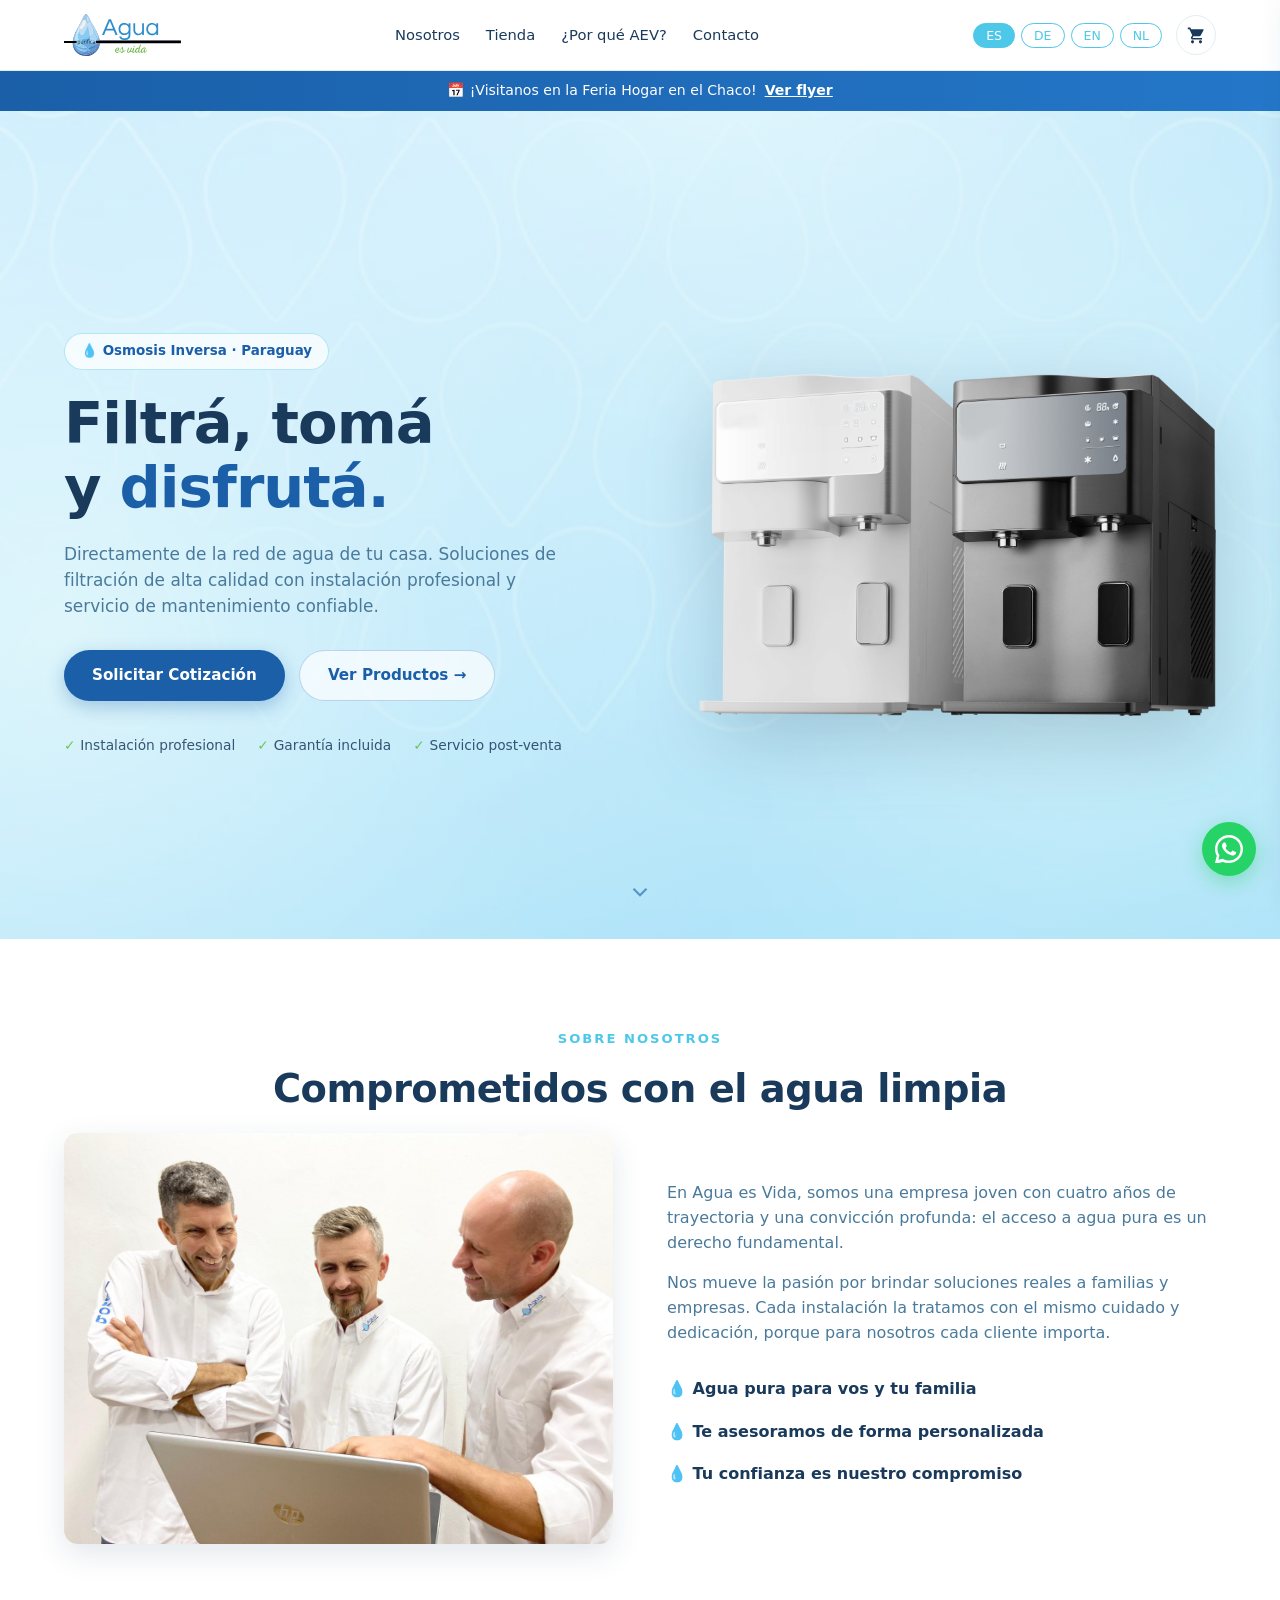
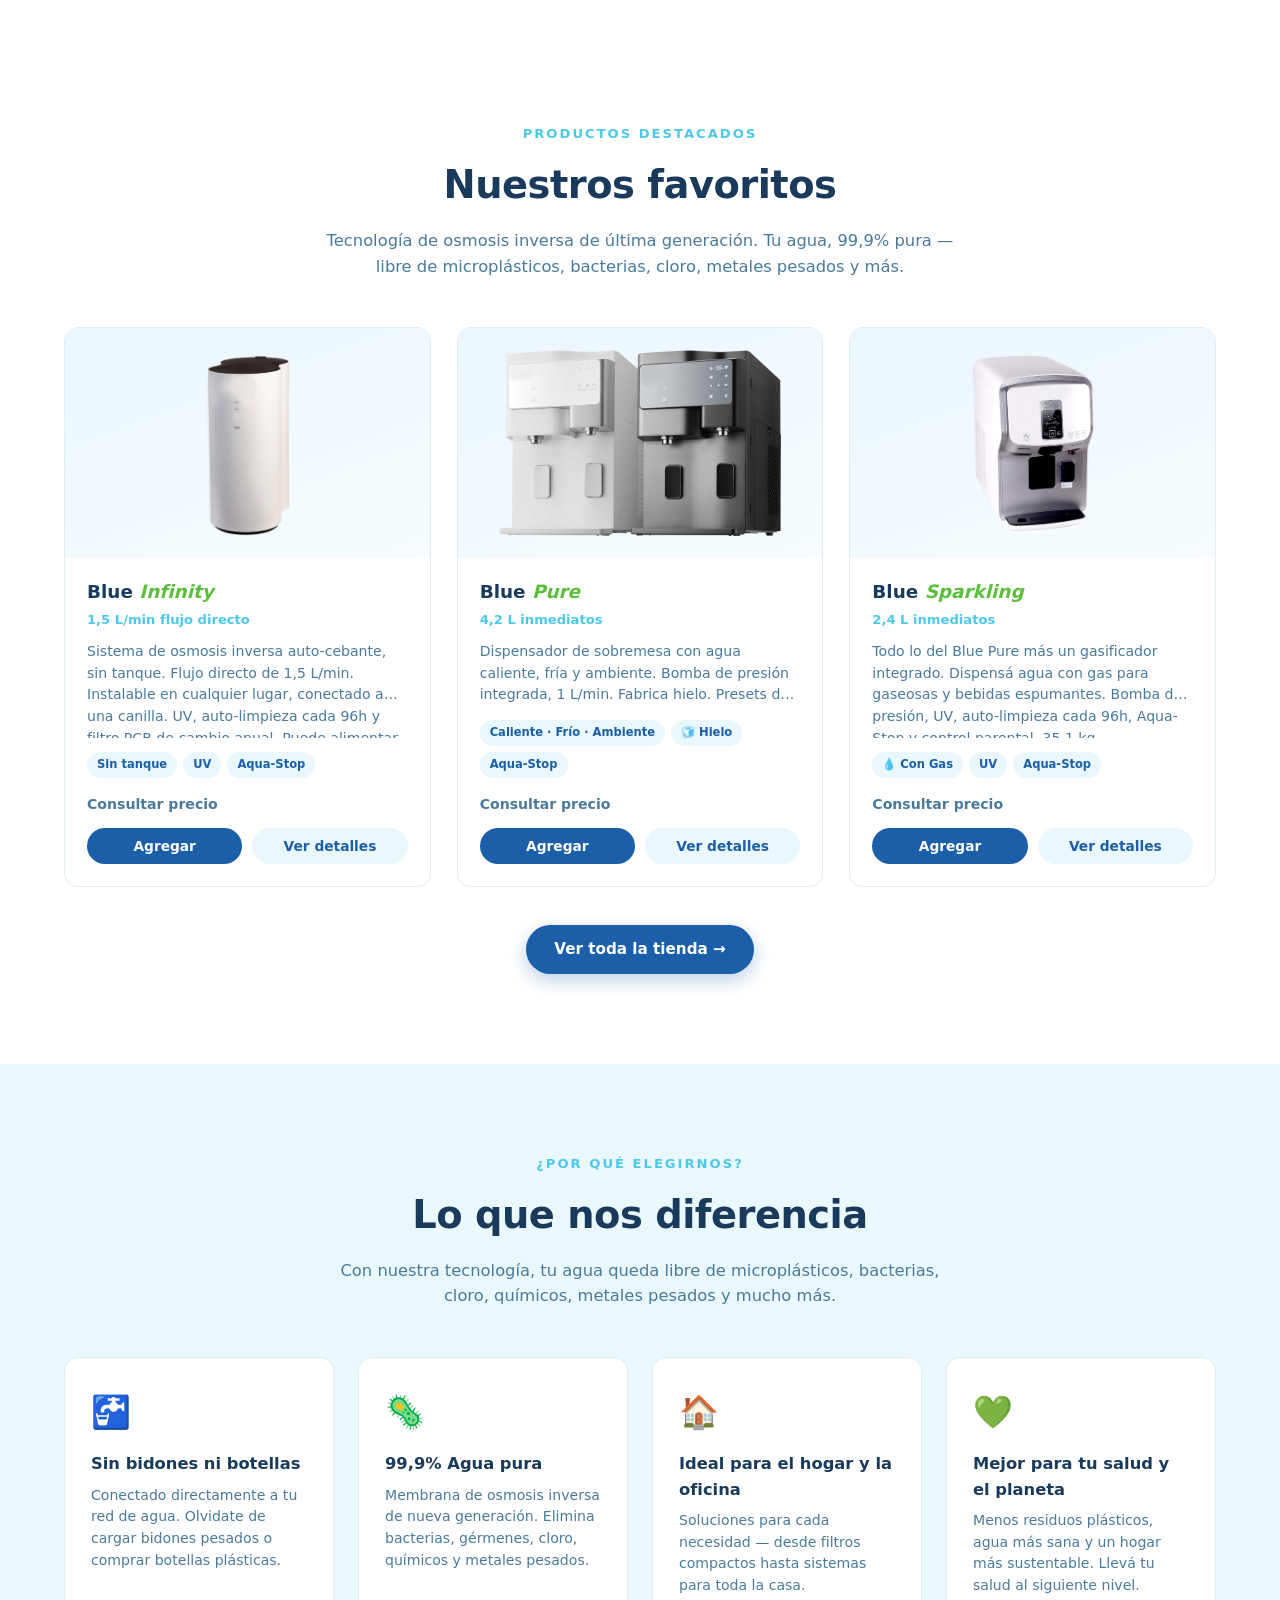
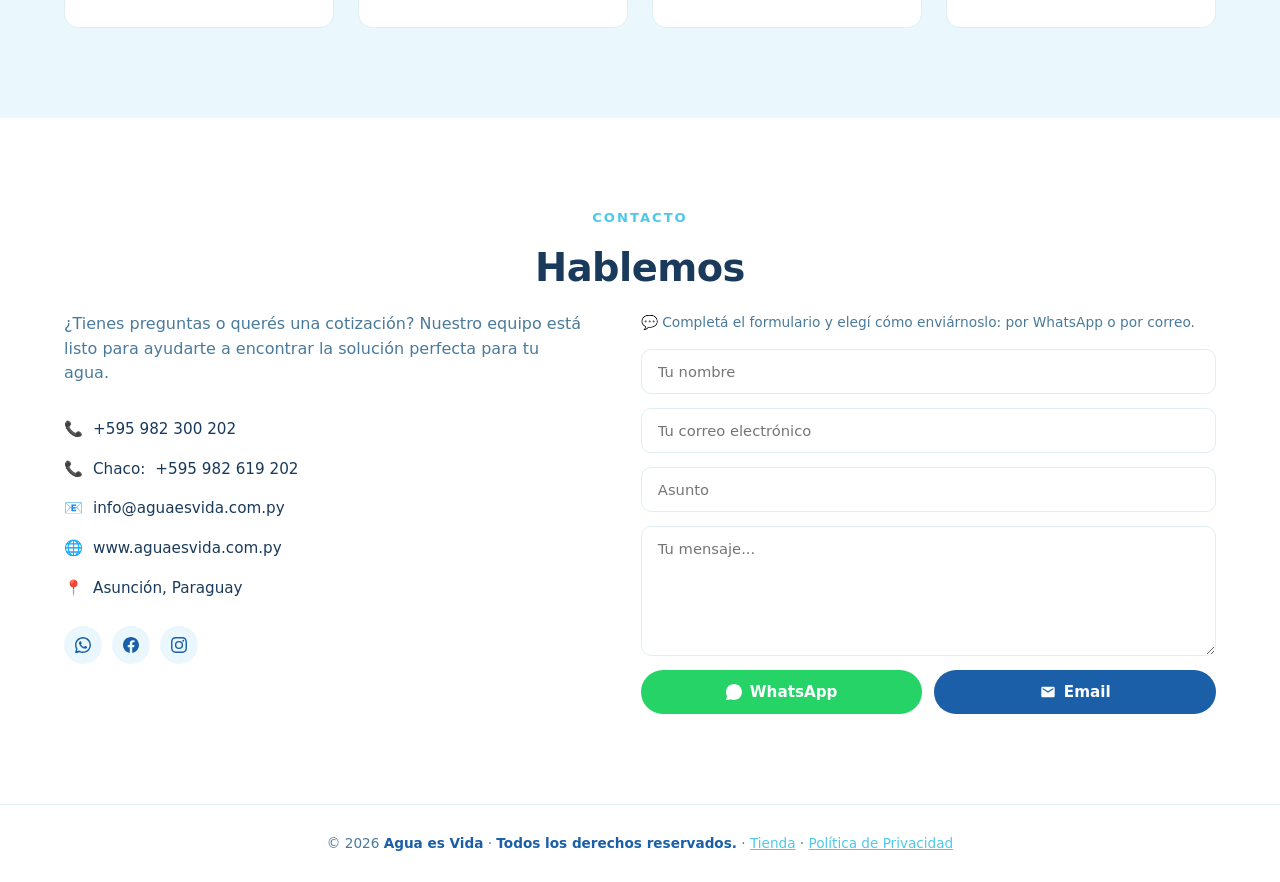
<file: index.html>
<!DOCTYPE html>
<html lang="es">
<head>
<meta charset="UTF-8"/>
<meta name="viewport" content="width=device-width, initial-scale=1.0"/>
<title>Agua es Vida — Filtración por Osmosis Inversa en Paraguay</title>
<meta name="description" content="Filtración de agua por osmosis inversa para hogares y empresas en Paraguay. Instalación profesional, garantía y servicio post-venta incluidos. ¡Cotizá gratis!"/>
<meta name="keywords" content="filtro de agua, osmosis inversa, agua pura, Paraguay, Asunción, filtración doméstica, agua potable"/>
<meta name="author" content="Agua es Vida"/>
<link rel="sitemap" type="application/xml" href="/sitemap.xml"/>

<!-- Open Graph / WhatsApp / Facebook -->
<meta property="og:type" content="website"/>
<meta property="og:url" content="https://www.aguaesvida.com.py"/>
<meta property="og:site_name" content="Agua es Vida"/>
<meta property="og:locale" content="es_PY"/>
<meta property="og:title" content="Agua es Vida — Filtración por Osmosis Inversa"/>
<meta property="og:description" content="Filtración de agua por osmosis inversa para hogares y empresas en Paraguay. Instalación profesional, garantía y servicio post-venta incluidos."/>
<meta property="og:image" content="https://www.aguaesvida.com.py/og-image.jpg"/>
<meta property="og:image:width" content="1200"/>
<meta property="og:image:height" content="630"/>

<!-- Twitter / X Card -->
<meta name="twitter:card" content="summary_large_image"/>
<meta name="twitter:title" content="Agua es Vida — Filtración por Osmosis Inversa"/>
<meta name="twitter:description" content="Filtración de agua por osmosis inversa para hogares y empresas en Paraguay. Instalación profesional, garantía y servicio post-venta incluidos."/>
<meta name="twitter:image" content="https://www.aguaesvida.com.py/og-image.jpg"/>

<link rel="icon" type="image/png" href="/favicon.png"/>
<link rel="apple-touch-icon" href="/favicon-192.png"/>
<link rel="stylesheet" href="css/style.css"/>

<script type="application/ld+json">
{
  "@context": "https://schema.org",
  "@type": "LocalBusiness",
  "name": "Agua es Vida",
  "url": "https://www.aguaesvida.com.py",
  "logo": "https://www.aguaesvida.com.py/images/logo.svg",
  "image": "https://www.aguaesvida.com.py/og-image.jpg",
  "description": "Filtración de agua por osmosis inversa para hogares y empresas en Paraguay. Instalación profesional, garantía y servicio post-venta incluidos.",
  "address": { "@type": "PostalAddress", "addressLocality": "Asunción", "addressCountry": "PY" },
  "geo": { "@type": "GeoCoordinates", "latitude": -25.2867, "longitude": -57.647 },
  "contactPoint": [
    { "@type": "ContactPoint", "telephone": "+595-982-300-202", "contactType": "customer service", "availableLanguage": ["Spanish", "German"] },
    { "@type": "ContactPoint", "telephone": "+595-982-619-202", "contactType": "customer service", "areaServed": "Chaco, Paraguay", "availableLanguage": ["Spanish", "German"] }
  ],
  "email": "info@aguaesvida.com.py",
  "sameAs": ["https://facebook.com/AguaEsVidaPY", "https://instagram.com/aguaesvida_py"]
}
</script>
</head>
<body>

<!-- NAV -->
<nav>
  <a href="index.html" class="nav-logo"><img src="images/logo.svg" alt="Agua es Vida" class="logo-img"></a>
  <ul class="nav-links">
    <li><a href="#about" data-i="nav_about">Nosotros</a></li>
    <li><a href="tienda.html" data-i="nav_products">Tienda</a></li>
    <li><a href="#why" data-i="nav_why">¿Por qué AEV?</a></li>
    <li><a href="#contact" data-i="nav_contact">Contacto</a></li>
    <li class="lang-switcher">
      <button type="button" class="lang-btn active" data-lang="es" onclick="setLang('es')">ES</button>
      <button type="button" class="lang-btn" data-lang="de" onclick="setLang('de')">DE</button>
      <button type="button" class="lang-btn" data-lang="en" onclick="setLang('en')">EN</button>
      <button type="button" class="lang-btn" data-lang="nl" onclick="setLang('nl')">NL</button>
    </li>
  </ul>
  <div class="nav-right">
    <div class="lang-switcher">
      <button type="button" class="lang-btn active" data-lang="es" onclick="setLang('es')">ES</button>
      <button type="button" class="lang-btn" data-lang="de" onclick="setLang('de')">DE</button>
      <button type="button" class="lang-btn" data-lang="en" onclick="setLang('en')">EN</button>
      <button type="button" class="lang-btn" data-lang="nl" onclick="setLang('nl')">NL</button>
    </div>
    <button type="button" class="cart-btn" onclick="openCart()" aria-label="Carrito">
      <svg viewBox="0 0 24 24"><path d="M7 18c-1.1 0-1.99.9-1.99 2S5.9 22 7 22s2-.9 2-2-.9-2-2-2zM1 2v2h2l3.6 7.59-1.35 2.45c-.16.28-.25.61-.25.96 0 1.1.9 2 2 2h12v-2H7.42c-.14 0-.25-.11-.25-.25l.03-.12.9-1.63h7.45c.75 0 1.41-.41 1.75-1.03l3.58-6.49A1 1 0 0 0 20 4H5.21l-.94-2H1zm16 16c-1.1 0-1.99.9-1.99 2s.89 2 1.99 2 2-.9 2-2-.9-2-2-2z"/></svg>
      <span class="cart-count"></span>
    </button>
    <button type="button" class="hamburger" onclick="toggleMenu()" aria-label="Menú">
      <span></span><span></span><span></span>
    </button>
  </div>
</nav>

<!-- ANKÜNDIGUNGSBANNER (Inhalt kommt aus data/site.json) -->
<div id="announce-bar" class="announce-bar" style="margin-top:71px"></div>

<!-- HERO -->
<section class="hero" id="home" style="padding-top:120px">
  <div class="hero-watermark"></div>
  <div class="hero-inner">
    <div class="hero-content">
      <div class="hero-badge" data-i="hero_badge">💧 Osmosis Inversa · Paraguay</div>
      <h1 data-i="hero_title">Filtrá, tomá<br/>y <span>disfrutá.</span></h1>
      <p class="hero-sub" data-i="hero_sub">Directamente de la red de agua de tu casa. Soluciones de filtración de alta calidad con instalación profesional y servicio de mantenimiento confiable.</p>
      <div class="hero-ctas">
        <a class="btn btn-primary" href="tienda.html" data-i="hero_cta">Solicitar Cotización</a>
        <a class="btn btn-ghost" href="#featured" data-i="hero_cta2">Ver Productos →</a>
      </div>
      <div class="hero-trust">
        <span data-i="trust1">Instalación profesional</span>
        <span data-i="trust2">Garantía incluida</span>
        <span data-i="trust3">Servicio post-venta</span>
      </div>
    </div>
    <div class="hero-visual">
      <img id="hero-product-img" src="images/product-blue-pure.png" alt="Blue Pure — dispensador de agua por osmosis inversa"/>
    </div>
  </div>
  <a class="scroll-indicator" href="#about" aria-label="Bajar">
    <svg width="26" height="26" viewBox="0 0 24 24" fill="none" stroke="currentColor" stroke-width="2"><path d="M6 9l6 6 6-6"/></svg>
  </a>
</section>

<!-- ABOUT -->
<section class="about" id="about">
  <div class="section-label fade-up" data-i="about_label">Sobre Nosotros</div>
  <div class="section-title fade-up" data-i="about_title">Comprometidos con el agua limpia</div>
  <div class="about-grid fade-up">
    <div class="about-visual">
      <img src="images/teamphoto.jpg" alt="Equipo de Agua es Vida" loading="lazy"/>
    </div>
    <div class="about-text">
      <p data-i="about_p1">En Agua es Vida, somos una empresa joven con cuatro años de trayectoria y una convicción profunda: el acceso a agua pura es un derecho fundamental.</p>
      <p data-i="about_p2">Nos mueve la pasión por brindar soluciones reales a familias y empresas. Cada instalación la tratamos con el mismo cuidado y dedicación, porque para nosotros cada cliente importa.</p>
      <ul class="about-values">
        <li data-i="val1">Agua pura para vos y tu familia</li>
        <li data-i="val2">Te asesoramos de forma personalizada</li>
        <li data-i="val3">Tu confianza es nuestro compromiso</li>
      </ul>
    </div>
  </div>
</section>

<!-- PRODUCTOS DESTACADOS (aus data/products.json, featured: true) -->
<section class="featured" id="featured">
  <div class="section-label fade-up" data-i="feat_label">Productos Destacados</div>
  <div class="section-title fade-up" data-i="feat_title">Nuestros favoritos</div>
  <p class="section-sub fade-up" data-i="feat_sub">Tecnología de osmosis inversa de última generación. Tu agua, 99,9% pura — libre de microplásticos, bacterias, cloro, metales pesados y más.</p>
  <div class="products-grid" id="featured-grid">
    <noscript><p data-i="noscript">Esta página necesita JavaScript para mostrar los productos.</p></noscript>
  </div>
  <div class="featured-cta fade-up">
    <a class="btn btn-primary" href="tienda.html" data-i="feat_all">Ver toda la tienda →</a>
  </div>
</section>

<!-- WHY -->
<section class="why" id="why">
  <div class="section-label fade-up" data-i="why_label">¿Por qué elegirnos?</div>
  <div class="section-title fade-up" data-i="why_title">Lo que nos diferencia</div>
  <p class="section-sub fade-up" data-i="why_sub">Con nuestra tecnología, tu agua queda libre de microplásticos, bacterias, cloro, químicos, metales pesados y mucho más.</p>
  <div class="why-grid">
    <div class="why-card fade-up">
      <div class="why-icon">🚰</div>
      <h4 data-i="w1_t">Sin bidones ni botellas</h4>
      <p data-i="w1_d">Conectado directamente a tu red de agua. Olvidate de cargar bidones pesados o comprar botellas plásticas.</p>
    </div>
    <div class="why-card fade-up">
      <div class="why-icon">🦠</div>
      <h4 data-i="w2_t">99,9% Agua pura</h4>
      <p data-i="w2_d">Membrana de osmosis inversa de nueva generación. Elimina bacterias, gérmenes, cloro, químicos y metales pesados.</p>
    </div>
    <div class="why-card fade-up">
      <div class="why-icon">🏠</div>
      <h4 data-i="w3_t">Ideal para el hogar y la oficina</h4>
      <p data-i="w3_d">Soluciones para cada necesidad — desde filtros compactos hasta sistemas para toda la casa.</p>
    </div>
    <div class="why-card fade-up">
      <div class="why-icon">💚</div>
      <h4 data-i="w4_t">Mejor para tu salud y el planeta</h4>
      <p data-i="w4_d">Menos residuos plásticos, agua más sana y un hogar más sustentable. Llevá tu salud al siguiente nivel.</p>
    </div>
  </div>
</section>

<!-- CONTACT -->
<section class="contact" id="contact">
  <div class="section-label fade-up" data-i="cont_label">Contacto</div>
  <div class="section-title fade-up" data-i="cont_title">Hablemos</div>
  <div class="contact-grid fade-up">
    <div class="contact-info">
      <p data-i="cont_p">¿Tienes preguntas o querés una cotización? Nuestro equipo está listo para ayudarte a encontrar la solución perfecta para tu agua.</p>
      <div class="contact-detail"><span>📞</span><a data-site="wa-main" data-site-text href="https://wa.me/595982300202">+595 982 300 202</a></div>
      <div class="contact-detail"><span>📞</span><span data-i="chaco_label">Chaco:</span><a data-site="wa-chaco" data-site-text href="https://wa.me/595982619202">+595 982 619 202</a></div>
      <div class="contact-detail"><span>📧</span><a data-site="email" data-site-text href="mailto:info@aguaesvida.com.py">info@aguaesvida.com.py</a></div>
      <div class="contact-detail"><span>🌐</span><a href="https://www.aguaesvida.com.py" target="_blank">www.aguaesvida.com.py</a></div>
      <div class="contact-detail"><span>📍</span><span>Asunción, Paraguay</span></div>
      <div class="social-row">
        <a class="social-btn" data-site="wa-main" href="https://wa.me/595982300202" target="_blank" aria-label="WhatsApp"><svg xmlns="http://www.w3.org/2000/svg" viewBox="0 0 24 24"><path d="M17.472 14.382c-.297-.149-1.758-.867-2.03-.967-.273-.099-.471-.148-.67.15-.197.297-.767.966-.94 1.164-.173.199-.347.223-.644.075-.297-.15-1.255-.463-2.39-1.475-.883-.788-1.48-1.761-1.653-2.059-.173-.297-.018-.458.13-.606.134-.133.298-.347.446-.52.149-.174.198-.298.298-.497.099-.198.05-.371-.025-.52-.075-.149-.669-1.612-.916-2.207-.242-.579-.487-.5-.669-.51-.173-.008-.371-.01-.57-.01-.198 0-.52.074-.792.372-.272.297-1.04 1.016-1.04 2.479 0 1.462 1.065 2.875 1.213 3.074.149.198 2.096 3.2 5.077 4.487.709.306 1.262.489 1.694.625.712.227 1.36.195 1.871.118.571-.085 1.758-.719 2.006-1.413.248-.694.248-1.289.173-1.413-.074-.124-.272-.198-.57-.347zM12 0C5.373 0 0 5.373 0 12c0 2.117.554 4.103 1.523 5.83L.057 23.882a.5.5 0 0 0 .606.61l6.208-1.433A11.94 11.94 0 0 0 12 24c6.627 0 12-5.373 12-12S18.627 0 12 0zm0 21.894a9.877 9.877 0 0 1-5.026-1.371l-.36-.214-3.733.862.936-3.617-.235-.373A9.865 9.865 0 0 1 2.106 12C2.106 6.533 6.533 2.106 12 2.106S21.894 6.533 21.894 12 17.467 21.894 12 21.894z"/></svg></a>
        <a class="social-btn" data-site="facebook" href="https://facebook.com/AguaEsVidaPY" target="_blank" aria-label="Facebook"><svg xmlns="http://www.w3.org/2000/svg" viewBox="0 0 24 24"><path d="M24 12.073c0-6.627-5.373-12-12-12s-12 5.373-12 12c0 5.99 4.388 10.954 10.125 11.854v-8.385H7.078v-3.47h3.047V9.43c0-3.007 1.792-4.669 4.533-4.669 1.312 0 2.686.235 2.686.235v2.953H15.83c-1.491 0-1.956.925-1.956 1.874v2.25h3.328l-.532 3.47h-2.796v8.385C19.612 23.027 24 18.062 24 12.073z"/></svg></a>
        <a class="social-btn" data-site="instagram" href="https://instagram.com/aguaesvida_py" target="_blank" aria-label="Instagram"><svg xmlns="http://www.w3.org/2000/svg" viewBox="0 0 24 24"><path d="M12 2.163c3.204 0 3.584.012 4.85.07 3.252.148 4.771 1.691 4.919 4.919.058 1.265.069 1.645.069 4.849 0 3.205-.012 3.584-.069 4.849-.149 3.225-1.664 4.771-4.919 4.919-1.266.058-1.644.07-4.85.07-3.204 0-3.584-.012-4.849-.07-3.26-.149-4.771-1.699-4.919-4.92-.058-1.265-.07-1.644-.07-4.849 0-3.204.013-3.583.07-4.849.149-3.227 1.664-4.771 4.919-4.919 1.266-.057 1.645-.069 4.849-.069zm0-2.163c-3.259 0-3.667.014-4.947.072-4.358.2-6.78 2.618-6.98 6.98-.059 1.281-.073 1.689-.073 4.948 0 3.259.014 3.668.072 4.948.2 4.358 2.618 6.78 6.98 6.98 1.281.058 1.689.072 4.948.072 3.259 0 3.668-.014 4.948-.072 4.354-.2 6.782-2.618 6.979-6.98.059-1.28.073-1.689.073-4.948 0-3.259-.014-3.667-.072-4.947-.196-4.354-2.617-6.78-6.979-6.98-1.281-.059-1.69-.073-4.949-.073zm0 5.838a6.162 6.162 0 1 0 0 12.324 6.162 6.162 0 0 0 0-12.324zm0 10.162a4 4 0 1 1 0-8 4 4 0 0 1 0 8zm6.406-11.845a1.44 1.44 0 1 0 0 2.881 1.44 1.44 0 0 0 0-2.881z"/></svg></a>
      </div>
    </div>
    <div class="contact-form-col">
      <p class="wa-hint" data-i="wa_hint">💬 Completá el formulario y elegí cómo enviárnoslo: por WhatsApp o por correo.</p>
      <form class="contact-form" onsubmit="return false;">
        <input id="form-name" type="text" data-placeholder="form_name" placeholder="Tu nombre" required/>
        <input id="form-email" type="email" data-placeholder="form_email" placeholder="Tu correo electrónico"/>
        <input id="form-subject" type="text" data-placeholder="form_subject" placeholder="Asunto"/>
        <textarea id="form-msg" data-placeholder="form_msg" placeholder="Tu mensaje..." required></textarea>
        <div class="form-actions">
          <button type="button" class="btn btn-whatsapp" onclick="sendWhatsApp()">
            <svg xmlns="http://www.w3.org/2000/svg" width="16" height="16" viewBox="0 0 24 24" fill="white" style="flex-shrink:0"><path d="M17.472 14.382c-.297-.149-1.758-.867-2.03-.967-.273-.099-.471-.148-.67.15-.197.297-.767.966-.94 1.164-.173.199-.347.223-.644.075-.297-.15-1.255-.463-2.39-1.475-.883-.788-1.48-1.761-1.653-2.059-.173-.297-.018-.458.13-.606.134-.133.298-.347.446-.52.149-.174.198-.298.298-.497.099-.198.05-.371-.025-.52-.075-.149-.669-1.612-.916-2.207-.242-.579-.487-.5-.669-.51-.173-.008-.371-.01-.57-.01-.198 0-.52.074-.792.372-.272.297-1.04 1.016-1.04 2.479 0 1.462 1.065 2.875 1.213 3.074.149.198 2.096 3.2 5.077 4.487.709.306 1.262.489 1.694.625.712.227 1.36.195 1.871.118.571-.085 1.758-.719 2.006-1.413.248-.694.248-1.289.173-1.413-.074-.124-.272-.198-.57-.347zM12 0C5.373 0 0 5.373 0 12c0 2.117.554 4.103 1.523 5.83L.057 23.882a.5.5 0 0 0 .606.61l6.208-1.433A11.94 11.94 0 0 0 12 24c6.627 0 12-5.373 12-12S18.627 0 12 0z"/></svg>
            <span data-i="form_btn">WhatsApp</span>
          </button>
          <button type="button" class="btn btn-email" onclick="sendEmail()">
            <svg xmlns="http://www.w3.org/2000/svg" width="16" height="16" viewBox="0 0 24 24" fill="white" style="flex-shrink:0"><path d="M20 4H4c-1.1 0-2 .9-2 2v12c0 1.1.9 2 2 2h16c1.1 0 2-.9 2-2V6c0-1.1-.9-2-2-2zm0 4-8 5-8-5V6l8 5 8-5v2z"/></svg>
            <span data-i="form_btn_email">Email</span>
          </button>
        </div>
      </form>
    </div>
  </div>
</section>

<!-- FOOTER -->
<footer>
  <p>© 2026 <span>Agua es Vida</span> · <span data-i="footer_rights">Todos los derechos reservados.</span> · <a href="tienda.html" data-i="footer_shop">Tienda</a> · <a href="privacy.html" data-i="footer_privacy">Política de Privacidad</a></p>
</footer>

<!-- WhatsApp Float -->
<a class="wa-float" data-site="wa-main" href="https://wa.me/595982300202" target="_blank" aria-label="WhatsApp">
  <svg xmlns="http://www.w3.org/2000/svg" viewBox="0 0 24 24"><path d="M17.472 14.382c-.297-.149-1.758-.867-2.03-.967-.273-.099-.471-.148-.67.15-.197.297-.767.966-.94 1.164-.173.199-.347.223-.644.075-.297-.15-1.255-.463-2.39-1.475-.883-.788-1.48-1.761-1.653-2.059-.173-.297-.018-.458.13-.606.134-.133.298-.347.446-.52.149-.174.198-.298.298-.497.099-.198.05-.371-.025-.52-.075-.149-.669-1.612-.916-2.207-.242-.579-.487-.5-.669-.51-.173-.008-.371-.01-.57-.01-.198 0-.52.074-.792.372-.272.297-1.04 1.016-1.04 2.479 0 1.462 1.065 2.875 1.213 3.074.149.198 2.096 3.2 5.077 4.487.709.306 1.262.489 1.694.625.712.227 1.36.195 1.871.118.571-.085 1.758-.719 2.006-1.413.248-.694.248-1.289.173-1.413-.074-.124-.272-.198-.57-.347zM12 0C5.373 0 0 5.373 0 12c0 2.117.554 4.103 1.523 5.83L.057 23.882a.5.5 0 0 0 .606.61l6.208-1.433A11.94 11.94 0 0 0 12 24c6.627 0 12-5.373 12-12S18.627 0 12 0zm0 21.894a9.877 9.877 0 0 1-5.026-1.371l-.36-.214-3.733.862.936-3.617-.235-.373A9.865 9.865 0 0 1 2.106 12C2.106 6.533 6.533 2.106 12 2.106S21.894 6.533 21.894 12 17.467 21.894 12 21.894z"/></svg>
  <span class="wa-float-tooltip" data-i="wa_float_tip">Escribinos</span>
</a>

<!-- Lightbox (Messeflyer) -->
<div id="lightbox" class="lightbox">
  <button type="button" class="lightbox-close" onclick="closeLightbox()">×</button>
  <img id="lightbox-img" src="" alt="Flyer"/>
</div>

<!-- Produkt-Modal -->
<div id="product-modal" class="modal-backdrop"><div class="modal"></div></div>

<!-- Warenkorb -->
<div id="cart-overlay" class="cart-overlay" onclick="closeCart()"></div>
<aside id="cart-drawer" class="cart-drawer" aria-label="Carrito">
  <div class="cart-head">
    <h3 data-i="cart_title">Tu cotización</h3>
    <button type="button" onclick="closeCart()" aria-label="Cerrar">×</button>
  </div>
  <div class="cart-items" id="cart-items"></div>
  <div class="cart-foot">
    <div class="cart-total-row" id="cart-total-row" style="display:none"></div>
    <textarea id="cart-note" class="cart-note" data-placeholder="cart_note_ph" placeholder="Comentario opcional (ciudad, consulta...)"></textarea>
    <button type="button" id="cart-send-btn" class="btn btn-cart-send" onclick="sendCartWhatsApp()" data-i="cart_send">Solicitar cotización por WhatsApp</button>
    <p class="cart-hint" data-i="cart_hint">Te contactamos por WhatsApp para confirmar disponibilidad, precio y entrega.</p>
    <button type="button" class="cart-clear-btn" onclick="clearCart()" data-i="cart_clear">Vaciar</button>
  </div>
</aside>

<script src="js/app.js"></script>
<script src="js/shop.js"></script>
</body>
</html>
</file>
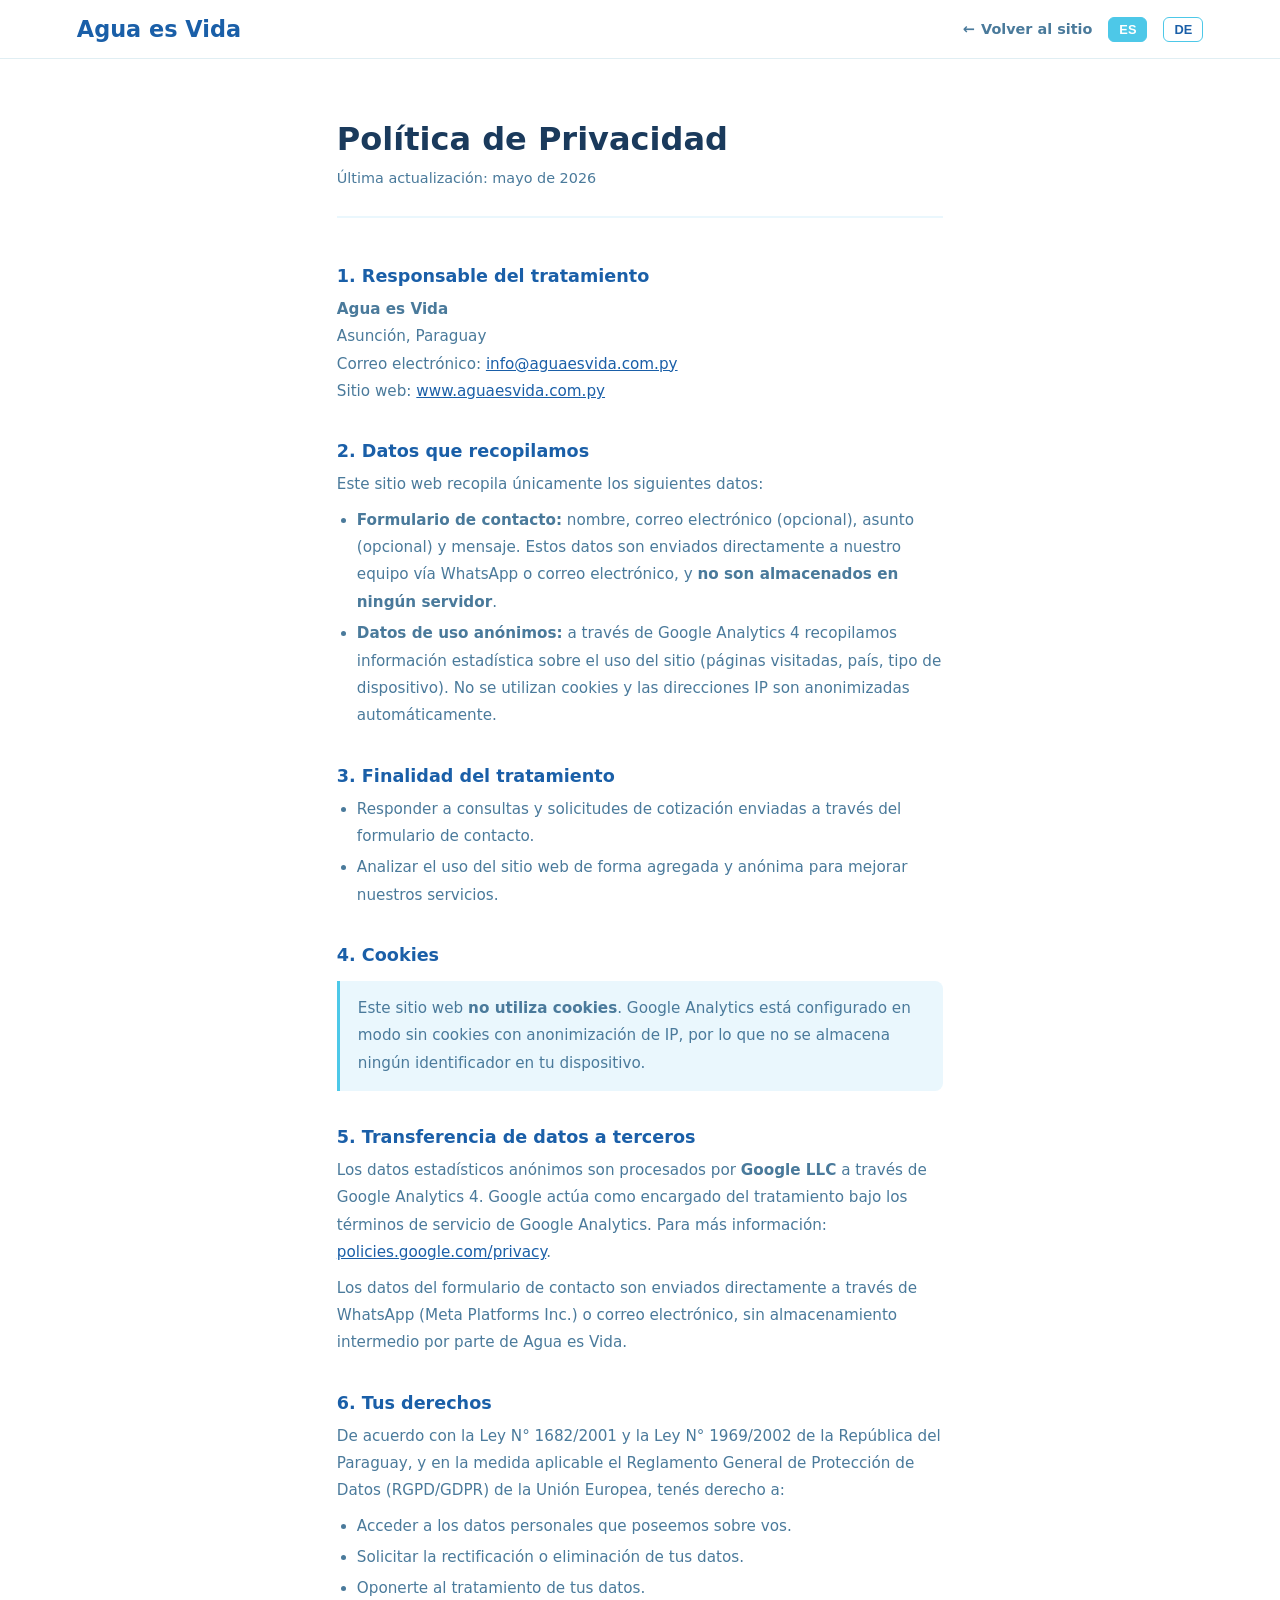
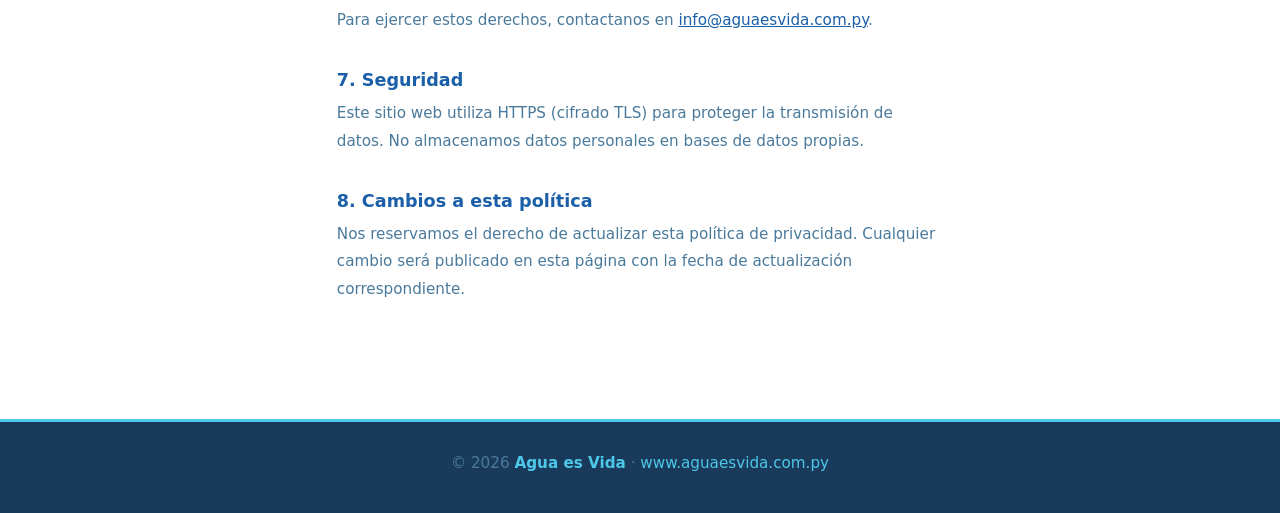
<file: privacy.html>
<!DOCTYPE html>
<html lang="es">
<head>
  <meta charset="UTF-8"/>
  <meta name="viewport" content="width=device-width, initial-scale=1.0"/>
  <title>Política de Privacidad — Agua es Vida</title>
  <link rel="icon" href="data:image/svg+xml,%3Csvg xmlns='http://www.w3.org/2000/svg' viewBox='0 0 100 100'%3E%3Cpath d='M50 5 C28 38 5 52 5 68 C5 86 26 96 50 96 C74 96 95 86 95 68 C95 52 72 38 50 5Z' fill='%231a5fa8'/%3E%3Ccircle cx='38' cy='62' r='10' fill='%234dc8e8' opacity='0.5'/%3E%3C/svg%3E"/>
  <!-- Google Analytics -->
  <script async src="https://www.googletagmanager.com/gtag/js?id=G-9Z5S6SET1L"></script>
  <script>
    window.dataLayer = window.dataLayer || [];
    function gtag(){dataLayer.push(arguments);}
    gtag('js', new Date());
    gtag('config', 'G-9Z5S6SET1L', { client_storage: 'none', anonymize_ip: true });
  </script>
  <style>
    * { margin:0; padding:0; box-sizing:border-box; }
    :root {
      --blue:#1a5fa8; --aqua:#4dc8e8; --dark:#1a3a5c;
      --gray:#4a7a9b; --light:#eaf7fd; --accent:#5bbf3c;
    }
    body { font-family:'Segoe UI', system-ui, sans-serif; color:var(--dark); background:#fff; }

    /* NAV */
    nav {
      position:fixed; top:0; width:100%; background:rgba(255,255,255,0.96);
      backdrop-filter:blur(8px); z-index:100;
      display:flex; justify-content:space-between; align-items:center;
      padding:16px 6%; border-bottom:1px solid #e0eef3;
    }
    .logo { font-size:1.4rem; font-weight:700; color:var(--blue); text-decoration:none; }
    .nav-right { display:flex; align-items:center; gap:16px; }
    .back-link {
      color:var(--gray); text-decoration:none; font-size:0.9rem; font-weight:600;
      display:flex; align-items:center; gap:6px; transition:color 0.2s;
    }
    .back-link:hover { color:var(--blue); }
    .lang-btn {
      background:none; border:1.5px solid var(--aqua); color:var(--blue);
      padding:4px 10px; border-radius:6px; font-size:0.8rem; font-weight:700;
      cursor:pointer; transition:background 0.2s, color 0.2s;
    }
    .lang-btn.active, .lang-btn:hover { background:var(--aqua); color:white; }

    /* CONTENT */
    main { max-width:760px; margin:0 auto; padding:120px 6% 80px; }
    .page-title { font-size:2rem; font-weight:800; color:var(--dark); margin-bottom:8px; }
    .page-subtitle { color:var(--gray); font-size:0.9rem; margin-bottom:48px; border-bottom:2px solid var(--light); padding-bottom:24px; }

    section { margin-bottom:36px; }
    h2 { font-size:1.1rem; font-weight:700; color:var(--blue); margin-bottom:10px; }
    p, li { color:var(--gray); font-size:0.95rem; line-height:1.8; margin-bottom:8px; }
    ul { padding-left:20px; }
    li { margin-bottom:4px; }
    a { color:var(--blue); }
    .highlight {
      background:var(--light); border-left:3px solid var(--aqua);
      padding:14px 18px; border-radius:0 8px 8px 0; margin:16px 0;
    }
    .highlight p { margin:0; }

    /* FOOTER */
    footer {
      background:var(--dark); color:#8aa0ad; text-align:center;
      padding:28px 6%; font-size:0.85rem; border-top:3px solid var(--aqua);
    }
    footer a { color:var(--aqua); text-decoration:none; }

    @media(max-width:600px) {
      main { padding:100px 5% 60px; }
      .page-title { font-size:1.6rem; }
    }
  </style>
</head>
<body>

<nav>
  <a class="logo" href="/">Agua es Vida</a>
  <div class="nav-right">
    <a class="back-link" href="/">← <span id="back-text">Volver al sitio</span></a>
    <button class="lang-btn active" onclick="setLang('es')" id="btn-es">ES</button>
    <button class="lang-btn" onclick="setLang('de')" id="btn-de">DE</button>
  </div>
</nav>

<main>

  <!-- SPANISH -->
  <div id="lang-es">
    <h1 class="page-title">Política de Privacidad</h1>
    <p class="page-subtitle">Última actualización: mayo de 2026</p>

    <section>
      <h2>1. Responsable del tratamiento</h2>
      <p><strong>Agua es Vida</strong><br/>
      Asunción, Paraguay<br/>
      Correo electrónico: <a href="mailto:info@aguaesvida.com.py">info@aguaesvida.com.py</a><br/>
      Sitio web: <a href="https://www.aguaesvida.com.py">www.aguaesvida.com.py</a></p>
    </section>

    <section>
      <h2>2. Datos que recopilamos</h2>
      <p>Este sitio web recopila únicamente los siguientes datos:</p>
      <ul>
        <li><strong>Formulario de contacto:</strong> nombre, correo electrónico (opcional), asunto (opcional) y mensaje. Estos datos son enviados directamente a nuestro equipo vía WhatsApp o correo electrónico, y <strong>no son almacenados en ningún servidor</strong>.</li>
        <li><strong>Datos de uso anónimos:</strong> a través de Google Analytics 4 recopilamos información estadística sobre el uso del sitio (páginas visitadas, país, tipo de dispositivo). No se utilizan cookies y las direcciones IP son anonimizadas automáticamente.</li>
      </ul>
    </section>

    <section>
      <h2>3. Finalidad del tratamiento</h2>
      <ul>
        <li>Responder a consultas y solicitudes de cotización enviadas a través del formulario de contacto.</li>
        <li>Analizar el uso del sitio web de forma agregada y anónima para mejorar nuestros servicios.</li>
      </ul>
    </section>

    <section>
      <h2>4. Cookies</h2>
      <div class="highlight">
        <p>Este sitio web <strong>no utiliza cookies</strong>. Google Analytics está configurado en modo sin cookies con anonimización de IP, por lo que no se almacena ningún identificador en tu dispositivo.</p>
      </div>
    </section>

    <section>
      <h2>5. Transferencia de datos a terceros</h2>
      <p>Los datos estadísticos anónimos son procesados por <strong>Google LLC</strong> a través de Google Analytics 4. Google actúa como encargado del tratamiento bajo los términos de servicio de Google Analytics. Para más información: <a href="https://policies.google.com/privacy" target="_blank">policies.google.com/privacy</a>.</p>
      <p>Los datos del formulario de contacto son enviados directamente a través de WhatsApp (Meta Platforms Inc.) o correo electrónico, sin almacenamiento intermedio por parte de Agua es Vida.</p>
    </section>

    <section>
      <h2>6. Tus derechos</h2>
      <p>De acuerdo con la Ley N° 1682/2001 y la Ley N° 1969/2002 de la República del Paraguay, y en la medida aplicable el Reglamento General de Protección de Datos (RGPD/GDPR) de la Unión Europea, tenés derecho a:</p>
      <ul>
        <li>Acceder a los datos personales que poseemos sobre vos.</li>
        <li>Solicitar la rectificación o eliminación de tus datos.</li>
        <li>Oponerte al tratamiento de tus datos.</li>
      </ul>
      <p>Para ejercer estos derechos, contactanos en <a href="mailto:info@aguaesvida.com.py">info@aguaesvida.com.py</a>.</p>
    </section>

    <section>
      <h2>7. Seguridad</h2>
      <p>Este sitio web utiliza HTTPS (cifrado TLS) para proteger la transmisión de datos. No almacenamos datos personales en bases de datos propias.</p>
    </section>

    <section>
      <h2>8. Cambios a esta política</h2>
      <p>Nos reservamos el derecho de actualizar esta política de privacidad. Cualquier cambio será publicado en esta página con la fecha de actualización correspondiente.</p>
    </section>
  </div>

  <!-- GERMAN -->
  <div id="lang-de" style="display:none">
    <h1 class="page-title">Datenschutzerklärung</h1>
    <p class="page-subtitle">Letzte Aktualisierung: Mai 2026</p>

    <section>
      <h2>1. Verantwortlicher</h2>
      <p><strong>Agua es Vida</strong><br/>
      Asunción, Paraguay<br/>
      E-Mail: <a href="mailto:info@aguaesvida.com.py">info@aguaesvida.com.py</a><br/>
      Website: <a href="https://www.aguaesvida.com.py">www.aguaesvida.com.py</a></p>
    </section>

    <section>
      <h2>2. Erhobene Daten</h2>
      <p>Diese Website erhebt ausschließlich folgende Daten:</p>
      <ul>
        <li><strong>Kontaktformular:</strong> Name, E-Mail-Adresse (optional), Betreff (optional) und Nachricht. Diese Daten werden direkt per WhatsApp oder E-Mail an unser Team weitergeleitet und <strong>nicht auf einem Server gespeichert</strong>.</li>
        <li><strong>Anonyme Nutzungsdaten:</strong> Über Google Analytics 4 erfassen wir statistische Informationen zur Websitenutzung (besuchte Seiten, Land, Gerätetyp). Es werden keine Cookies verwendet und IP-Adressen werden automatisch anonymisiert.</li>
      </ul>
    </section>

    <section>
      <h2>3. Zweck der Verarbeitung</h2>
      <ul>
        <li>Beantwortung von Anfragen und Angebotsanfragen über das Kontaktformular.</li>
        <li>Analyse der Websitenutzung in aggregierter und anonymer Form zur Verbesserung unserer Dienstleistungen.</li>
      </ul>
    </section>

    <section>
      <h2>4. Cookies</h2>
      <div class="highlight">
        <p>Diese Website <strong>verwendet keine Cookies</strong>. Google Analytics ist im Cookie-freien Modus mit IP-Anonymisierung konfiguriert, sodass keine Kennungen auf deinem Gerät gespeichert werden.</p>
      </div>
    </section>

    <section>
      <h2>5. Datenweitergabe an Dritte</h2>
      <p>Anonyme Statistikdaten werden von <strong>Google LLC</strong> über Google Analytics 4 verarbeitet. Google handelt als Auftragsverarbeiter gemäß den Google Analytics-Nutzungsbedingungen. Weitere Informationen: <a href="https://policies.google.com/privacy" target="_blank">policies.google.com/privacy</a>.</p>
      <p>Kontaktformulardaten werden direkt über WhatsApp (Meta Platforms Inc.) oder E-Mail übermittelt, ohne zwischenzeitliche Speicherung durch Agua es Vida.</p>
    </section>

    <section>
      <h2>6. Deine Rechte</h2>
      <p>Gemäß der Datenschutz-Grundverordnung (DSGVO/GDPR) der Europäischen Union hast du das Recht auf:</p>
      <ul>
        <li>Auskunft über die bei uns gespeicherten personenbezogenen Daten.</li>
        <li>Berichtigung oder Löschung deiner Daten.</li>
        <li>Widerspruch gegen die Verarbeitung deiner Daten.</li>
        <li>Datenübertragbarkeit.</li>
        <li>Beschwerde bei einer Datenschutzaufsichtsbehörde.</li>
      </ul>
      <p>Zur Ausübung dieser Rechte kontaktiere uns unter <a href="mailto:info@aguaesvida.com.py">info@aguaesvida.com.py</a>.</p>
    </section>

    <section>
      <h2>7. Sicherheit</h2>
      <p>Diese Website verwendet HTTPS (TLS-Verschlüsselung) zum Schutz der Datenübertragung. Wir speichern keine personenbezogenen Daten in eigenen Datenbanken.</p>
    </section>

    <section>
      <h2>8. Änderungen dieser Erklärung</h2>
      <p>Wir behalten uns das Recht vor, diese Datenschutzerklärung zu aktualisieren. Änderungen werden auf dieser Seite mit dem entsprechenden Aktualisierungsdatum veröffentlicht.</p>
    </section>
  </div>

</main>

<footer>
  <p>© 2026 <span style="color:var(--aqua);font-weight:600;">Agua es Vida</span> · <a href="/">www.aguaesvida.com.py</a></p>
</footer>

<script>
function setLang(lang) {
  document.getElementById('lang-es').style.display = lang === 'es' ? 'block' : 'none';
  document.getElementById('lang-de').style.display = lang === 'de' ? 'block' : 'none';
  document.getElementById('btn-es').classList.toggle('active', lang === 'es');
  document.getElementById('btn-de').classList.toggle('active', lang === 'de');
  document.getElementById('back-text').textContent = lang === 'de' ? 'Zurück zur Website' : 'Volver al sitio';
  document.documentElement.lang = lang;
}
</script>
</body>
</html>
</file>
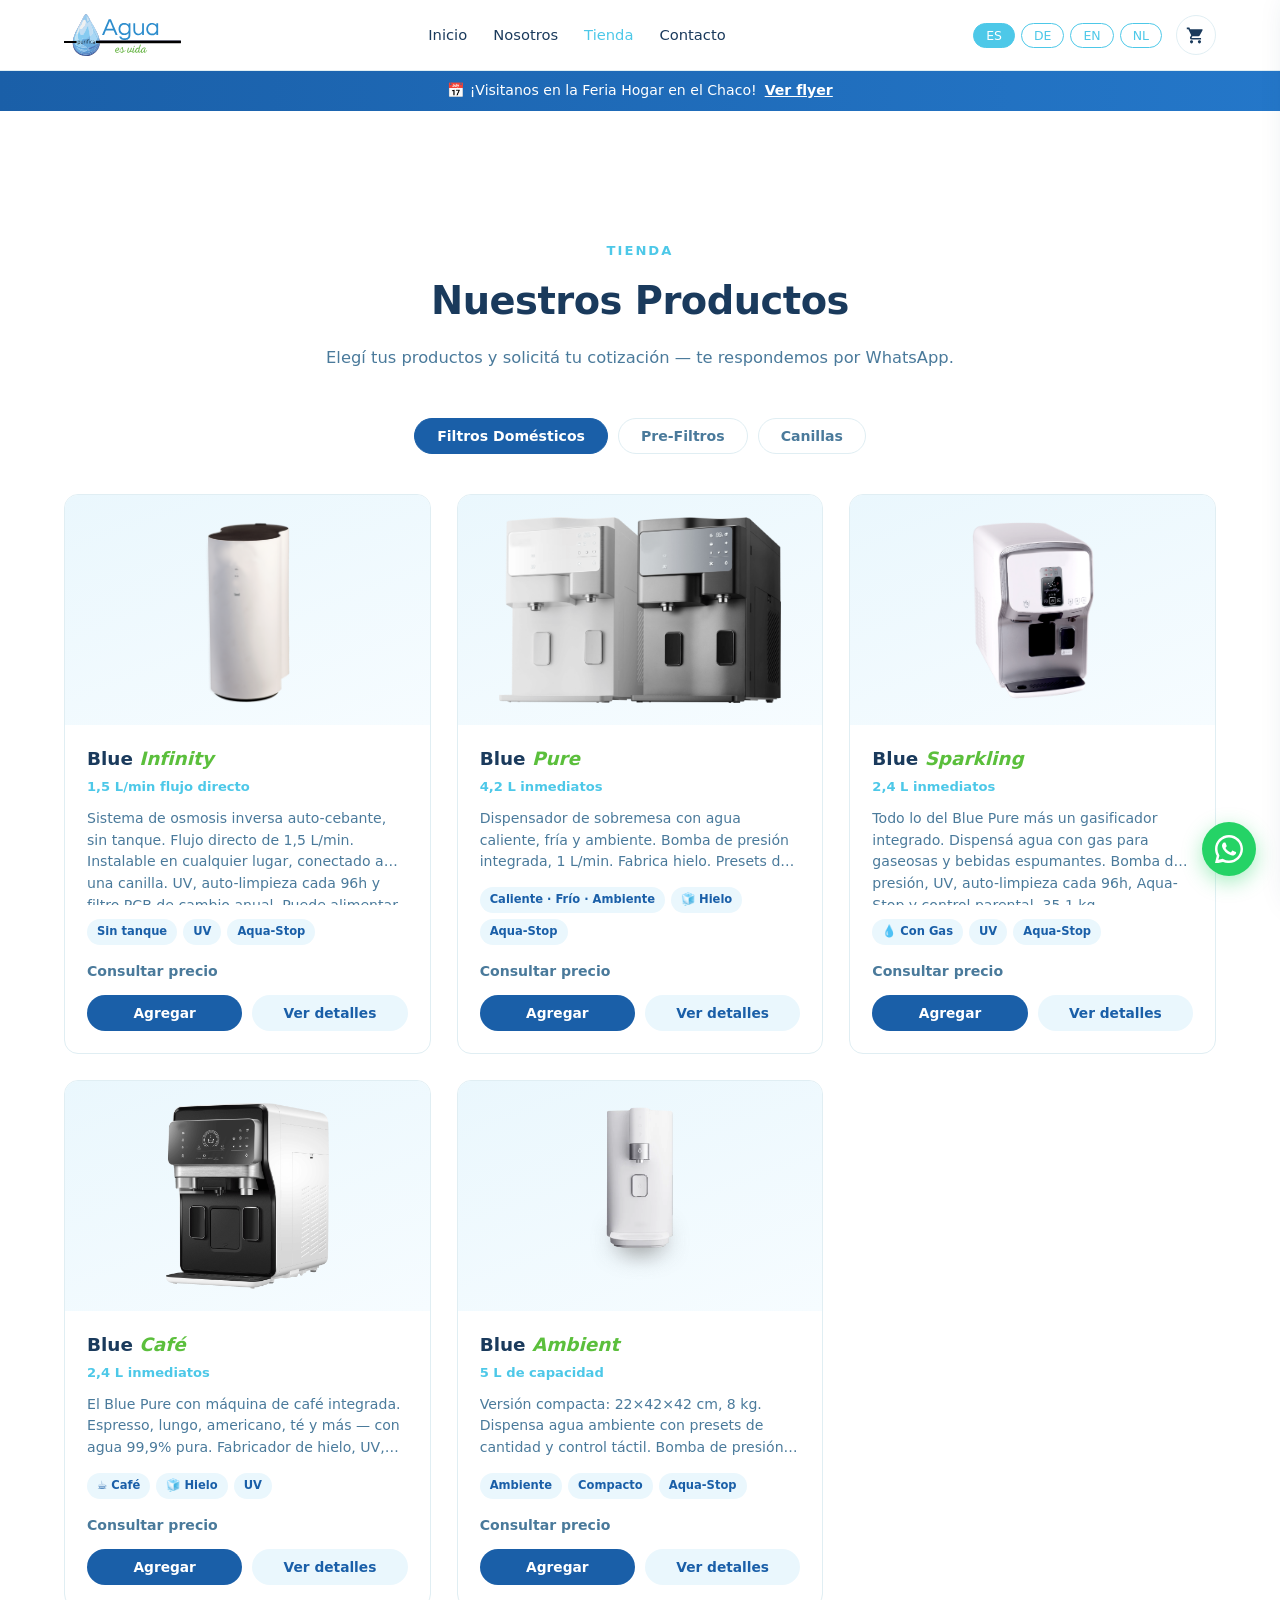
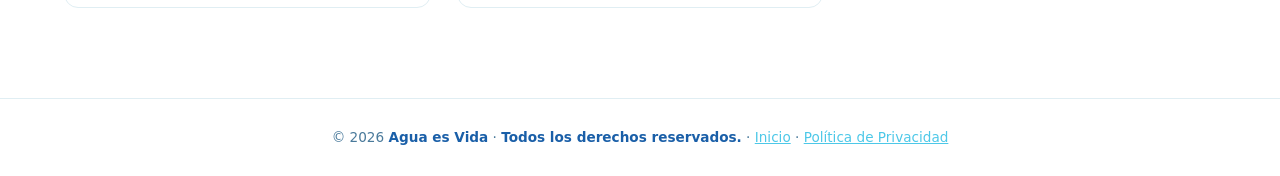
<file: tienda.html>
<!DOCTYPE html>
<html lang="es">
<head>
<meta charset="UTF-8"/>
<meta name="viewport" content="width=device-width, initial-scale=1.0"/>
<title>Tienda — Agua es Vida</title>
<meta name="description" content="Filtros de osmosis inversa, pre-filtros y canillas de Agua es Vida. Elegí tus productos y solicitá tu cotización por WhatsApp."/>
<meta name="author" content="Agua es Vida"/>
<meta property="og:type" content="website"/>
<meta property="og:url" content="https://www.aguaesvida.com.py/tienda.html"/>
<meta property="og:site_name" content="Agua es Vida"/>
<meta property="og:title" content="Tienda — Agua es Vida"/>
<meta property="og:description" content="Filtros de osmosis inversa, pre-filtros y canillas. Solicitá tu cotización por WhatsApp."/>
<meta property="og:image" content="https://www.aguaesvida.com.py/og-image.jpg"/>
<link rel="icon" type="image/png" href="/favicon.png"/>
<link rel="apple-touch-icon" href="/favicon-192.png"/>
<link rel="stylesheet" href="css/style.css"/>
</head>
<body class="shop-page">

<!-- NAV -->
<nav>
  <a href="index.html" class="nav-logo"><img src="images/logo.svg" alt="Agua es Vida" class="logo-img"></a>
  <ul class="nav-links">
    <li><a href="index.html" data-i="nav_home">Inicio</a></li>
    <li><a href="index.html#about" data-i="nav_about">Nosotros</a></li>
    <li><a href="tienda.html" class="active" data-i="nav_products">Tienda</a></li>
    <li><a href="index.html#contact" data-i="nav_contact">Contacto</a></li>
    <li class="lang-switcher">
      <button type="button" class="lang-btn active" data-lang="es" onclick="setLang('es')">ES</button>
      <button type="button" class="lang-btn" data-lang="de" onclick="setLang('de')">DE</button>
      <button type="button" class="lang-btn" data-lang="en" onclick="setLang('en')">EN</button>
      <button type="button" class="lang-btn" data-lang="nl" onclick="setLang('nl')">NL</button>
    </li>
  </ul>
  <div class="nav-right">
    <div class="lang-switcher">
      <button type="button" class="lang-btn active" data-lang="es" onclick="setLang('es')">ES</button>
      <button type="button" class="lang-btn" data-lang="de" onclick="setLang('de')">DE</button>
      <button type="button" class="lang-btn" data-lang="en" onclick="setLang('en')">EN</button>
      <button type="button" class="lang-btn" data-lang="nl" onclick="setLang('nl')">NL</button>
    </div>
    <button type="button" class="cart-btn" onclick="openCart()" aria-label="Carrito">
      <svg viewBox="0 0 24 24"><path d="M7 18c-1.1 0-1.99.9-1.99 2S5.9 22 7 22s2-.9 2-2-.9-2-2-2zM1 2v2h2l3.6 7.59-1.35 2.45c-.16.28-.25.61-.25.96 0 1.1.9 2 2 2h12v-2H7.42c-.14 0-.25-.11-.25-.25l.03-.12.9-1.63h7.45c.75 0 1.41-.41 1.75-1.03l3.58-6.49A1 1 0 0 0 20 4H5.21l-.94-2H1zm16 16c-1.1 0-1.99.9-1.99 2s.89 2 1.99 2 2-.9 2-2-.9-2-2-2z"/></svg>
      <span class="cart-count"></span>
    </button>
    <button type="button" class="hamburger" onclick="toggleMenu()" aria-label="Menú">
      <span></span><span></span><span></span>
    </button>
  </div>
</nav>

<!-- ANKÜNDIGUNGSBANNER (Inhalt kommt aus data/site.json) -->
<div id="announce-bar" class="announce-bar" style="margin-top:71px"></div>

<!-- SHOP -->
<section class="shop" style="padding-top:130px">
  <div class="section-label" data-i="shop_label">Tienda</div>
  <div class="section-title" data-i="shop_title">Nuestros Productos</div>
  <p class="section-sub" data-i="shop_sub">Elegí tus productos y solicitá tu cotización — te respondemos por WhatsApp.</p>
  <div class="products-tabs" id="shop-tabs"></div>
  <div class="products-grid" id="shop-grid">
    <noscript><p data-i="noscript">Esta página necesita JavaScript para mostrar los productos.</p></noscript>
  </div>
</section>

<!-- FOOTER -->
<footer>
  <p>© 2026 <span>Agua es Vida</span> · <span data-i="footer_rights">Todos los derechos reservados.</span> · <a href="index.html" data-i="nav_home">Inicio</a> · <a href="privacy.html" data-i="footer_privacy">Política de Privacidad</a></p>
</footer>

<!-- WhatsApp Float -->
<a class="wa-float" data-site="wa-main" href="https://wa.me/595982300202" target="_blank" aria-label="WhatsApp">
  <svg xmlns="http://www.w3.org/2000/svg" viewBox="0 0 24 24"><path d="M17.472 14.382c-.297-.149-1.758-.867-2.03-.967-.273-.099-.471-.148-.67.15-.197.297-.767.966-.94 1.164-.173.199-.347.223-.644.075-.297-.15-1.255-.463-2.39-1.475-.883-.788-1.48-1.761-1.653-2.059-.173-.297-.018-.458.13-.606.134-.133.298-.347.446-.52.149-.174.198-.298.298-.497.099-.198.05-.371-.025-.52-.075-.149-.669-1.612-.916-2.207-.242-.579-.487-.5-.669-.51-.173-.008-.371-.01-.57-.01-.198 0-.52.074-.792.372-.272.297-1.04 1.016-1.04 2.479 0 1.462 1.065 2.875 1.213 3.074.149.198 2.096 3.2 5.077 4.487.709.306 1.262.489 1.694.625.712.227 1.36.195 1.871.118.571-.085 1.758-.719 2.006-1.413.248-.694.248-1.289.173-1.413-.074-.124-.272-.198-.57-.347zM12 0C5.373 0 0 5.373 0 12c0 2.117.554 4.103 1.523 5.83L.057 23.882a.5.5 0 0 0 .606.61l6.208-1.433A11.94 11.94 0 0 0 12 24c6.627 0 12-5.373 12-12S18.627 0 12 0zm0 21.894a9.877 9.877 0 0 1-5.026-1.371l-.36-.214-3.733.862.936-3.617-.235-.373A9.865 9.865 0 0 1 2.106 12C2.106 6.533 6.533 2.106 12 2.106S21.894 6.533 21.894 12 17.467 21.894 12 21.894z"/></svg>
  <span class="wa-float-tooltip" data-i="wa_float_tip">Escribinos</span>
</a>

<!-- Lightbox (Messeflyer) -->
<div id="lightbox" class="lightbox">
  <button type="button" class="lightbox-close" onclick="closeLightbox()">×</button>
  <img id="lightbox-img" src="" alt="Flyer"/>
</div>

<!-- Produkt-Modal -->
<div id="product-modal" class="modal-backdrop"><div class="modal"></div></div>

<!-- Warenkorb -->
<div id="cart-overlay" class="cart-overlay" onclick="closeCart()"></div>
<aside id="cart-drawer" class="cart-drawer" aria-label="Carrito">
  <div class="cart-head">
    <h3 data-i="cart_title">Tu cotización</h3>
    <button type="button" onclick="closeCart()" aria-label="Cerrar">×</button>
  </div>
  <div class="cart-items" id="cart-items"></div>
  <div class="cart-foot">
    <div class="cart-total-row" id="cart-total-row" style="display:none"></div>
    <textarea id="cart-note" class="cart-note" data-placeholder="cart_note_ph" placeholder="Comentario opcional (ciudad, consulta...)"></textarea>
    <button type="button" id="cart-send-btn" class="btn btn-cart-send" onclick="sendCartWhatsApp()" data-i="cart_send">Solicitar cotización por WhatsApp</button>
    <p class="cart-hint" data-i="cart_hint">Te contactamos por WhatsApp para confirmar disponibilidad, precio y entrega.</p>
    <button type="button" class="cart-clear-btn" onclick="clearCart()" data-i="cart_clear">Vaciar</button>
  </div>
</aside>

<script src="js/app.js"></script>
<script src="js/shop.js"></script>
</body>
</html>
</file>
<file: css/style.css>
/* ============================================================
   Agua es Vida — Stylesheet
   Markenfarben laut Katalog. Schlicht & professionell.
   ============================================================ */
:root {
  --blue:   #1a5fa8;
  --aqua:   #4dc8e8;
  --light:  #eaf7fd;
  --dark:   #1a3a5c;
  --gray:   #4a7a9b;
  --white:  #ffffff;
  --accent: #5bbf3c;
  --border: #e0eef3;
  --radius: 14px;
  --shadow:      0 4px 18px rgba(26, 58, 92, 0.07);
  --shadow-hover: 0 10px 30px rgba(26, 58, 92, 0.12);
  --maxw: 1180px;
}

* { margin: 0; padding: 0; box-sizing: border-box; }
html { scroll-behavior: smooth; }
body {
  font-family: 'Segoe UI', system-ui, -apple-system, sans-serif;
  color: var(--dark);
  background: var(--white);
  line-height: 1.55;
}
img { max-width: 100%; }
a { color: var(--blue); }

/* ---------- NAV ---------- */
nav {
  position: fixed; top: 0; left: 0; right: 0; z-index: 100;
  background: rgba(255, 255, 255, 0.96);
  backdrop-filter: blur(8px);
  display: flex; justify-content: space-between; align-items: center;
  padding: 14px 5%;
  border-bottom: 1px solid var(--border);
  transition: box-shadow 0.25s;
}
nav.scrolled { box-shadow: 0 4px 20px rgba(26, 58, 92, 0.08); }
.logo-img { height: 42px; width: auto; display: block; }
.nav-logo { text-decoration: none; flex-shrink: 0; }
.nav-links { display: flex; gap: 26px; list-style: none; align-items: center; }
.nav-links a {
  text-decoration: none; color: var(--dark);
  font-size: 0.92rem; font-weight: 500; transition: color 0.2s;
}
.nav-links a:hover, .nav-links a.active { color: var(--aqua); }
.nav-links .lang-switcher { display: none; } /* Desktop: Switcher rechts; im Menü nur mobil */
.nav-right { display: flex; align-items: center; gap: 14px; }
.lang-switcher { display: flex; gap: 6px; }
.lang-btn {
  border: 1px solid var(--aqua); background: transparent; color: var(--aqua);
  padding: 4px 12px; border-radius: 20px; font-size: 0.78rem;
  cursor: pointer; transition: all 0.2s; font-family: inherit;
}
.lang-btn.active, .lang-btn:hover { background: var(--aqua); color: #fff; }

/* Warenkorb-Knopf in der Nav */
.cart-btn {
  position: relative; border: 1px solid var(--border); background: #fff;
  border-radius: 50%; width: 40px; height: 40px; cursor: pointer;
  display: flex; align-items: center; justify-content: center;
  transition: border-color 0.2s, box-shadow 0.2s;
}
.cart-btn:hover { border-color: var(--aqua); box-shadow: var(--shadow); }
.cart-btn svg { width: 19px; height: 19px; fill: var(--dark); }
.cart-btn .cart-count {
  position: absolute; top: -5px; right: -5px;
  background: var(--accent); color: #fff; font-size: 0.68rem; font-weight: 700;
  min-width: 18px; height: 18px; border-radius: 9px;
  display: flex; align-items: center; justify-content: center; padding: 0 4px;
}
.cart-btn .cart-count:empty { display: none; }

/* Hamburger */
.hamburger {
  display: none; border: none; background: none; cursor: pointer; padding: 6px;
}
.hamburger span {
  display: block; width: 22px; height: 2px; background: var(--dark);
  margin: 5px 0; border-radius: 2px; transition: 0.25s;
}

/* ---------- ANKÜNDIGUNGSBANNER (Messe/Flyer aus site.json) ---------- */
.announce-bar {
  display: none;
  background: linear-gradient(90deg, var(--blue), #2477c9);
  color: #fff; text-align: center; padding: 9px 5%;
  font-size: 0.88rem;
}
.announce-bar.show { display: block; }
.announce-bar a, .announce-bar button {
  color: #fff; font-weight: 600; text-decoration: underline;
  background: none; border: none; cursor: pointer;
  font-size: inherit; font-family: inherit; margin-left: 8px;
}

/* Lightbox für den Flyer */
.lightbox {
  display: none; position: fixed; inset: 0; z-index: 300;
  background: rgba(10, 25, 45, 0.82);
  align-items: center; justify-content: center; padding: 4vh 4vw;
}
.lightbox.open { display: flex; }
.lightbox img {
  max-width: min(92vw, 640px); max-height: 88vh;
  border-radius: 10px; box-shadow: 0 20px 60px rgba(0, 0, 0, 0.45);
}
.lightbox-close {
  position: absolute; top: 18px; right: 24px;
  background: none; border: none; color: #fff; font-size: 2rem;
  cursor: pointer; line-height: 1;
}

/* ---------- SEKTIONEN ---------- */
section { padding: 90px 5%; }
.section-inner { max-width: var(--maxw); margin: 0 auto; }
.section-label {
  color: var(--aqua); font-weight: 700; font-size: 0.82rem;
  letter-spacing: 2px; text-transform: uppercase; margin-bottom: 10px;
  text-align: center;
}
.section-title {
  font-size: clamp(1.7rem, 3.4vw, 2.4rem); font-weight: 700;
  text-align: center; margin-bottom: 14px; letter-spacing: -0.5px;
}
.section-sub {
  color: var(--gray); text-align: center; max-width: 640px;
  margin: 0 auto 48px; font-size: 1.02rem;
}

/* ---------- HERO ---------- */
.hero {
  min-height: 92vh; display: flex; align-items: center;
  padding: 140px 5% 80px; position: relative; overflow: hidden;
  background: linear-gradient(160deg, #e0f6fd 0%, #c8eef9 55%, #a8e4f5 100%);
}
.hero-watermark {
  position: absolute; inset: 0;
  background: url('../images/background-wasserzeichen.jpg') center/cover;
  opacity: 0.32; pointer-events: none;
}
.hero-inner {
  max-width: var(--maxw); margin: 0 auto; width: 100%;
  display: grid; grid-template-columns: 1.15fr 1fr; gap: 40px;
  align-items: center; position: relative; z-index: 1;
}
.hero-badge {
  display: inline-block; background: rgba(255, 255, 255, 0.75);
  border: 1px solid rgba(77, 200, 232, 0.4); color: var(--blue);
  padding: 7px 16px; border-radius: 30px; font-size: 0.84rem;
  font-weight: 600; margin-bottom: 22px;
}
.hero h1 {
  font-size: clamp(2.4rem, 5vw, 3.6rem); line-height: 1.12;
  letter-spacing: -1px; margin-bottom: 20px;
}
.hero h1 span { color: var(--blue); }
.hero-sub { color: var(--gray); font-size: 1.06rem; max-width: 520px; margin-bottom: 30px; }
.hero-ctas { display: flex; gap: 14px; flex-wrap: wrap; margin-bottom: 34px; }
.btn {
  display: inline-flex; align-items: center; gap: 8px;
  padding: 13px 28px; border-radius: 30px; font-size: 0.95rem;
  font-weight: 600; text-decoration: none; cursor: pointer;
  border: none; font-family: inherit; transition: all 0.22s;
}
.btn-primary { background: var(--blue); color: #fff; box-shadow: 0 6px 18px rgba(26, 95, 168, 0.3); }
.btn-primary:hover { background: #14487f; transform: translateY(-2px); }
.btn-ghost { background: rgba(255, 255, 255, 0.7); color: var(--blue); border: 1px solid rgba(26, 95, 168, 0.25); }
.btn-ghost:hover { background: #fff; transform: translateY(-2px); }
.hero-trust { display: flex; gap: 22px; flex-wrap: wrap; }
.hero-trust span { color: var(--dark); font-size: 0.86rem; font-weight: 500; opacity: 0.85; }
.hero-trust span::before { content: '✓ '; color: var(--accent); font-weight: 700; }

/* Produktbild als Hero-Blickfang (aus site.json) */
.hero-visual { position: relative; display: flex; justify-content: center; }
.hero-visual::before {
  content: ''; position: absolute; inset: 8% 12%;
  background: radial-gradient(circle, rgba(255, 255, 255, 0.85) 0%, rgba(255, 255, 255, 0) 70%);
  z-index: 0;
}
.hero-visual img {
  position: relative; z-index: 1; max-height: 480px; width: auto; max-width: 100%;
  filter: drop-shadow(0 24px 40px rgba(26, 58, 92, 0.22));
  animation: heroFloat 7s ease-in-out infinite;
}
@keyframes heroFloat {
  0%, 100% { transform: translateY(0); }
  50% { transform: translateY(-12px); }
}

.scroll-indicator {
  position: absolute; bottom: 26px; left: 50%; transform: translateX(-50%);
  z-index: 2; color: var(--blue); opacity: 0.6; animation: bounce 2.2s infinite;
}
@keyframes bounce {
  0%, 100% { transform: translate(-50%, 0); }
  50% { transform: translate(-50%, 8px); }
}

/* ---------- ABOUT ---------- */
.about-grid {
  display: grid; grid-template-columns: 1fr 1fr; gap: 54px;
  align-items: center; max-width: var(--maxw); margin: 0 auto;
}
.about-visual img { border-radius: var(--radius); box-shadow: var(--shadow-hover); display: block; }
.about-text p { color: var(--gray); margin-bottom: 16px; }
.about-values { list-style: none; margin-top: 22px; }
.about-values li {
  padding: 9px 0; font-weight: 600; color: var(--dark);
}
.about-values li::before { content: '💧 '; }

/* ---------- PRODUKTKARTEN (Startseite + Shop) ---------- */
.products-grid {
  display: grid; grid-template-columns: repeat(auto-fill, minmax(290px, 1fr));
  gap: 26px; max-width: var(--maxw); margin: 0 auto;
}
.product-card {
  background: #fff; border: 1px solid var(--border); border-radius: var(--radius);
  overflow: hidden; display: flex; flex-direction: column;
  transition: transform 0.22s, box-shadow 0.22s, border-color 0.22s;
}
.product-card:hover { transform: translateY(-4px); box-shadow: var(--shadow-hover); border-color: var(--aqua); }
.product-img {
  background: linear-gradient(160deg, var(--light), #f6fcff);
  display: flex; align-items: center; justify-content: center;
  height: 230px; padding: 22px; cursor: pointer;
}
.product-img img { max-height: 100%; width: auto; max-width: 100%; object-fit: contain; }
.product-body { padding: 20px 22px 22px; display: flex; flex-direction: column; flex: 1; }
.product-name { font-size: 1.15rem; font-weight: 700; margin-bottom: 4px; }
.product-name em { color: var(--accent); font-style: italic; }
.product-capacity { color: var(--aqua); font-size: 0.82rem; font-weight: 600; margin-bottom: 10px; }
.product-desc {
  color: var(--gray); font-size: 0.88rem; flex: 1; margin-bottom: 14px;
  display: -webkit-box; -webkit-line-clamp: 3; -webkit-box-orient: vertical; overflow: hidden;
}
.product-tags { display: flex; flex-wrap: wrap; gap: 6px; margin-bottom: 16px; }
.product-tags span {
  background: var(--light); color: var(--blue); font-size: 0.72rem;
  font-weight: 600; padding: 4px 10px; border-radius: 20px;
}
.product-price { font-weight: 700; font-size: 1.05rem; margin-bottom: 12px; }
.product-price.consult { color: var(--gray); font-weight: 600; font-size: 0.88rem; }
.product-actions { display: flex; gap: 10px; }
.product-actions .btn { padding: 10px 18px; font-size: 0.86rem; flex: 1; justify-content: center; }
.btn-add { background: var(--blue); color: #fff; }
.btn-add:hover { background: #14487f; }
.btn-add.added { background: var(--accent); }
.btn-detail { background: var(--light); color: var(--blue); }
.btn-detail:hover { background: #d8f0fb; }
.product-card.unavailable { opacity: 0.6; }
.product-card.unavailable .btn-add { background: #b8ccd8; cursor: not-allowed; }

/* Service-Karten */
.service-icon { font-size: 2.6rem; height: 230px; display: flex; align-items: center; justify-content: center;
  background: linear-gradient(160deg, var(--light), #f6fcff); }

/* Kategorie-Tabs im Shop */
.products-tabs { display: flex; gap: 10px; justify-content: center; flex-wrap: wrap; margin-bottom: 40px; }
.tab-btn {
  border: 1px solid var(--border); background: #fff; color: var(--gray);
  padding: 9px 22px; border-radius: 30px; font-size: 0.88rem; font-weight: 600;
  cursor: pointer; transition: all 0.2s; font-family: inherit;
}
.tab-btn.active, .tab-btn:hover { background: var(--blue); color: #fff; border-color: var(--blue); }

/* Featured-Zeile auf der Startseite */
.featured-cta { text-align: center; margin-top: 38px; }

/* ---------- PRODUKT-MODAL ---------- */
.modal-backdrop {
  display: none; position: fixed; inset: 0; z-index: 250;
  background: rgba(10, 25, 45, 0.6); align-items: center; justify-content: center;
  padding: 4vh 4vw;
}
.modal-backdrop.open { display: flex; }
.modal {
  background: #fff; border-radius: var(--radius); max-width: 780px; width: 100%;
  max-height: 90vh; overflow-y: auto; position: relative;
  display: grid; grid-template-columns: 1fr 1.1fr;
}
.modal-img {
  background: linear-gradient(160deg, var(--light), #f6fcff);
  display: flex; align-items: center; justify-content: center; padding: 30px;
}
.modal-img img { max-height: 340px; width: auto; max-width: 100%; object-fit: contain; }
.modal-body { padding: 30px 30px 26px; }
.modal-close {
  position: absolute; top: 12px; right: 14px; background: none; border: none;
  font-size: 1.6rem; color: var(--gray); cursor: pointer; line-height: 1; z-index: 1;
}
.modal-body h3 { font-size: 1.5rem; margin-bottom: 6px; }
.modal-body h3 em { color: var(--accent); font-style: italic; }
.modal-capacity { color: var(--aqua); font-weight: 600; font-size: 0.88rem; margin-bottom: 14px; }
.modal-desc { color: var(--gray); font-size: 0.94rem; margin-bottom: 18px; }
.modal-body .product-tags { margin-bottom: 20px; }
.modal-body .product-price { margin-bottom: 16px; }

/* ---------- WARENKORB-DRAWER ---------- */
.cart-drawer {
  position: fixed; top: 0; right: -420px; width: min(400px, 94vw); height: 100vh;
  background: #fff; z-index: 260; box-shadow: -8px 0 30px rgba(26, 58, 92, 0.15);
  transition: right 0.3s ease; display: flex; flex-direction: column;
}
.cart-drawer.open { right: 0; }
.cart-overlay {
  display: none; position: fixed; inset: 0; z-index: 255; background: rgba(10, 25, 45, 0.4);
}
.cart-overlay.open { display: block; }
.cart-head {
  padding: 20px 24px; border-bottom: 1px solid var(--border);
  display: flex; justify-content: space-between; align-items: center;
}
.cart-head h3 { font-size: 1.15rem; }
.cart-head button { background: none; border: none; font-size: 1.4rem; color: var(--gray); cursor: pointer; }
.cart-items { flex: 1; overflow-y: auto; padding: 16px 24px; }
.cart-empty-msg { color: var(--gray); text-align: center; margin-top: 40px; font-size: 0.92rem; }
.cart-item {
  display: flex; gap: 12px; align-items: center; padding: 12px 0;
  border-bottom: 1px solid var(--border);
}
.cart-item-img {
  width: 56px; height: 56px; border-radius: 10px; flex-shrink: 0;
  background: var(--light); display: flex; align-items: center; justify-content: center;
  padding: 6px;
}
.cart-item-img img { max-width: 100%; max-height: 100%; object-fit: contain; }
.cart-item-info { flex: 1; min-width: 0; }
.cart-item-name { font-weight: 600; font-size: 0.9rem; }
.cart-item-name em { color: var(--accent); font-style: italic; }
.cart-item-price { color: var(--gray); font-size: 0.8rem; }
.cart-qty { display: flex; align-items: center; gap: 8px; }
.cart-qty button {
  width: 26px; height: 26px; border-radius: 50%; border: 1px solid var(--border);
  background: #fff; cursor: pointer; font-size: 0.95rem; color: var(--dark);
  display: flex; align-items: center; justify-content: center; font-family: inherit;
}
.cart-qty button:hover { border-color: var(--aqua); color: var(--aqua); }
.cart-qty .qty-n { min-width: 18px; text-align: center; font-weight: 600; font-size: 0.9rem; }
.cart-foot { padding: 18px 24px 22px; border-top: 1px solid var(--border); }
.cart-total-row {
  display: flex; justify-content: space-between; font-weight: 700;
  margin-bottom: 12px; font-size: 1.02rem;
}
.cart-note {
  width: 100%; border: 1px solid var(--border); border-radius: 10px;
  padding: 10px 12px; font-family: inherit; font-size: 0.88rem; resize: vertical;
  min-height: 56px; margin-bottom: 12px; color: var(--dark);
}
.cart-note:focus { outline: none; border-color: var(--aqua); }
.btn-cart-send {
  width: 100%; justify-content: center; background: #25d366; color: #fff;
  box-shadow: 0 5px 16px rgba(37, 211, 102, 0.35);
}
.btn-cart-send:hover { background: #1eb658; transform: translateY(-1px); }
.cart-hint { color: var(--gray); font-size: 0.76rem; text-align: center; margin-top: 10px; }
.cart-clear-btn {
  background: none; border: none; color: var(--gray); font-size: 0.8rem;
  cursor: pointer; text-decoration: underline; font-family: inherit;
  display: block; margin: 10px auto 0;
}

/* ---------- WHY ---------- */
.why { background: var(--light); }
.why-grid {
  display: grid; grid-template-columns: repeat(auto-fit, minmax(240px, 1fr));
  gap: 24px; max-width: var(--maxw); margin: 0 auto;
}
.why-card {
  background: #fff; border-radius: var(--radius); padding: 30px 26px;
  border: 1px solid var(--border); transition: transform 0.22s, box-shadow 0.22s;
}
.why-card:hover { transform: translateY(-4px); box-shadow: var(--shadow-hover); }
.why-icon { font-size: 2rem; margin-bottom: 14px; }
.why-card h4 { margin-bottom: 8px; font-size: 1.02rem; }
.why-card p { color: var(--gray); font-size: 0.88rem; }

/* ---------- CONTACT ---------- */
.contact-grid {
  display: grid; grid-template-columns: 1fr 1.1fr; gap: 54px;
  max-width: var(--maxw); margin: 0 auto; align-items: start;
}
.contact-info p { color: var(--gray); margin-bottom: 24px; }
.contact-detail {
  display: flex; align-items: center; gap: 10px; padding: 8px 0;
  font-size: 0.95rem;
}
.contact-detail a { color: var(--dark); text-decoration: none; font-weight: 500; }
.contact-detail a:hover { color: var(--aqua); }
.social-row { display: flex; gap: 10px; margin-top: 18px; }
.social-btn {
  display: inline-flex; align-items: center; justify-content: center;
  width: 38px; height: 38px; border-radius: 50%; background: var(--light);
  transition: all 0.2s;
}
.social-btn svg { fill: var(--blue); width: 16px; height: 16px; }
.social-btn:hover { background: var(--blue); }
.social-btn:hover svg { fill: #fff; }
.wa-hint { color: var(--gray); font-size: 0.86rem; margin-bottom: 16px; }
.contact-form { display: flex; flex-direction: column; gap: 14px; }
.contact-form input, .contact-form textarea {
  border: 1px solid var(--border); border-radius: 10px; padding: 13px 16px;
  font-family: inherit; font-size: 0.92rem; color: var(--dark);
  transition: border-color 0.2s;
}
.contact-form input:focus, .contact-form textarea:focus { outline: none; border-color: var(--aqua); }
.contact-form textarea { min-height: 130px; resize: vertical; }
.form-actions { display: flex; gap: 12px; }
.btn-whatsapp { background: #25d366; color: #fff; flex: 1; justify-content: center; }
.btn-whatsapp:hover { background: #1eb658; }
.btn-email { background: var(--blue); color: #fff; flex: 1; justify-content: center; }
.btn-email:hover { background: #14487f; }

/* ---------- FOOTER ---------- */
footer {
  border-top: 1px solid var(--border); padding: 28px 5%;
  text-align: center; color: var(--gray); font-size: 0.85rem;
}
footer span { color: var(--blue); font-weight: 600; }
footer a { color: var(--aqua); }

/* ---------- WHATSAPP FLOAT ---------- */
.wa-float {
  position: fixed; bottom: 24px; right: 24px; z-index: 90;
  width: 54px; height: 54px; border-radius: 50%; background: #25d366;
  display: flex; align-items: center; justify-content: center;
  box-shadow: 0 6px 20px rgba(37, 211, 102, 0.4); transition: transform 0.2s;
}
.wa-float:hover { transform: scale(1.08); }
.wa-float svg { width: 28px; height: 28px; fill: #fff; }
.wa-float-tooltip {
  position: absolute; right: 64px; background: var(--dark); color: #fff;
  padding: 6px 12px; border-radius: 8px; font-size: 0.8rem; white-space: nowrap;
  opacity: 0; pointer-events: none; transition: opacity 0.2s;
}
.wa-float:hover .wa-float-tooltip { opacity: 1; }

/* ---------- ANIMATION ---------- */
.fade-up { opacity: 0; transform: translateY(24px); transition: opacity 0.6s ease, transform 0.6s ease; }
.fade-up.in-view { opacity: 1; transform: translateY(0); }
@media (prefers-reduced-motion: reduce) {
  .fade-up { opacity: 1; transform: none; transition: none; }
  .hero-visual img { animation: none; }
}

/* ---------- RESPONSIVE ---------- */
@media (max-width: 1080px) {
  .nav-links { gap: 18px; }
  .lang-btn { padding: 4px 9px; }
}
@media (max-width: 1024px) {
  .hero-visual img { max-height: 380px; }
}
@media (max-width: 900px) {
  .about-grid, .contact-grid { grid-template-columns: 1fr; gap: 36px; }
  .hero-inner { grid-template-columns: 1fr; text-align: center; }
  .hero-sub { margin-left: auto; margin-right: auto; }
  .hero-ctas, .hero-trust { justify-content: center; }
  .hero-visual { order: -1; }
  .hero-visual img { max-height: 260px; }
  .hero { min-height: unset; padding-top: 120px; }
  .modal { grid-template-columns: 1fr; }
  .modal-img img { max-height: 220px; }
}
@media (max-width: 800px) {
  .hamburger { display: block; }
  .nav-links {
    position: absolute; top: 100%; left: 0; right: 0;
    background: #fff; flex-direction: column; gap: 0;
    border-bottom: 1px solid var(--border);
    max-height: 0; overflow: hidden; transition: max-height 0.3s ease;
  }
  nav.nav-open .nav-links { max-height: 420px; }
  .nav-links li { width: 100%; text-align: center; }
  .nav-links a { display: block; padding: 15px 0; }
  .nav-links .lang-switcher { display: flex; justify-content: center; padding: 14px 0; }
  nav .nav-right .lang-switcher { display: none; }
  nav.nav-open .hamburger span:nth-child(1) { transform: translateY(7px) rotate(45deg); }
  nav.nav-open .hamburger span:nth-child(2) { opacity: 0; }
  nav.nav-open .hamburger span:nth-child(3) { transform: translateY(-7px) rotate(-45deg); }
}
@media (max-width: 600px) {
  section { padding: 64px 5%; }
  .scroll-indicator { display: none; }
  .form-actions { flex-direction: column; }
  .products-grid { grid-template-columns: 1fr; }
}
</file>
